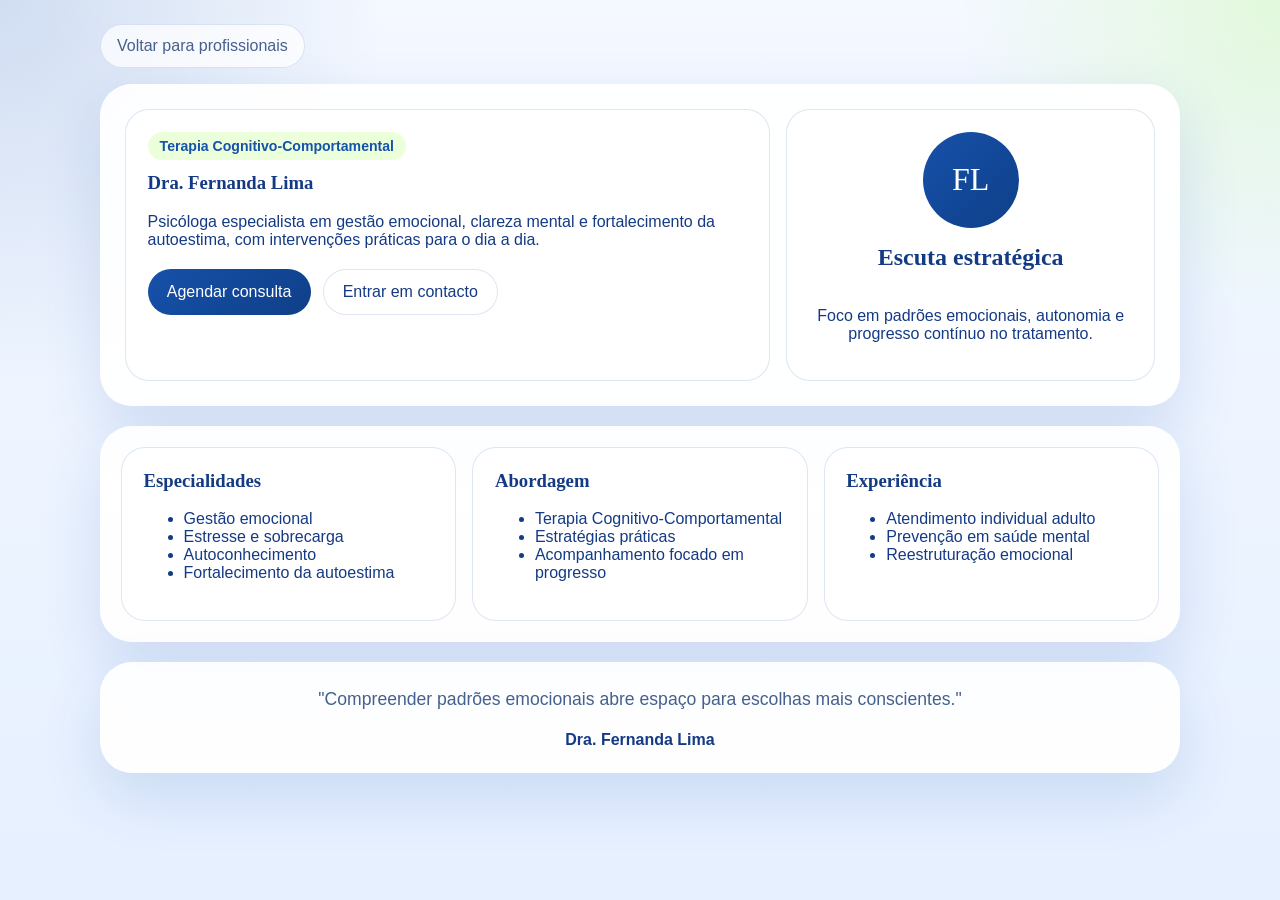
<file: fernanda.html>
<!doctype html>
<html lang="pt-BR">
<head>
  <meta charset="utf-8" />
  <meta name="viewport" content="width=device-width, initial-scale=1" />
  <title>Dra. Fernanda Lima | Nutrimente</title>
  <meta name="description" content="Perfil profissional da Dra. Fernanda Lima na Nutrimente." />
  <link rel="stylesheet" href="css/profissionais.css" />
</head>
<body>
  <main class="page">
    <a class="back-link" href="index.html#profissionais">Voltar para profissionais</a>
    <section class="hero">
      <article class="hero-card">
        <span class="badge">Terapia Cognitivo-Comportamental</span>
        <h1>Dra. Fernanda Lima</h1>
        <p>Psicóloga especialista em gestão emocional, clareza mental e fortalecimento da autoestima, com intervenções práticas para o dia a dia.</p>
        <div class="cta-row">
          <a class="btn btn-primary" href="index.html#agenda">Agendar consulta</a>
          <a class="btn btn-secondary" href="mailto:contato@nutrimente.com.br?subject=Consulta%20com%20Dra.%20Fernanda%20Lima">Entrar em contacto</a>
        </div>
      </article>
      <aside class="hero-card portrait-card">
        <div class="avatar">FL</div>
        <h2>Escuta estratégica</h2>
        <p>Foco em padrões emocionais, autonomia e progresso contínuo no tratamento.</p>
      </aside>
    </section>
    <section class="grid">
      <article class="info-card"><h3>Especialidades</h3><ul><li>Gestão emocional</li><li>Estresse e sobrecarga</li><li>Autoconhecimento</li><li>Fortalecimento da autoestima</li></ul></article>
      <article class="info-card"><h3>Abordagem</h3><ul><li>Terapia Cognitivo-Comportamental</li><li>Estratégias práticas</li><li>Acompanhamento focado em progresso</li></ul></article>
      <article class="info-card"><h3>Experiência</h3><ul><li>Atendimento individual adulto</li><li>Prevenção em saúde mental</li><li>Reestruturação emocional</li></ul></article>
    </section>
    <section class="quote"><p>"Compreender padrões emocionais abre espaço para escolhas mais conscientes."</p><strong>Dra. Fernanda Lima</strong></section>
  </main>
</body>
</html>
</file>
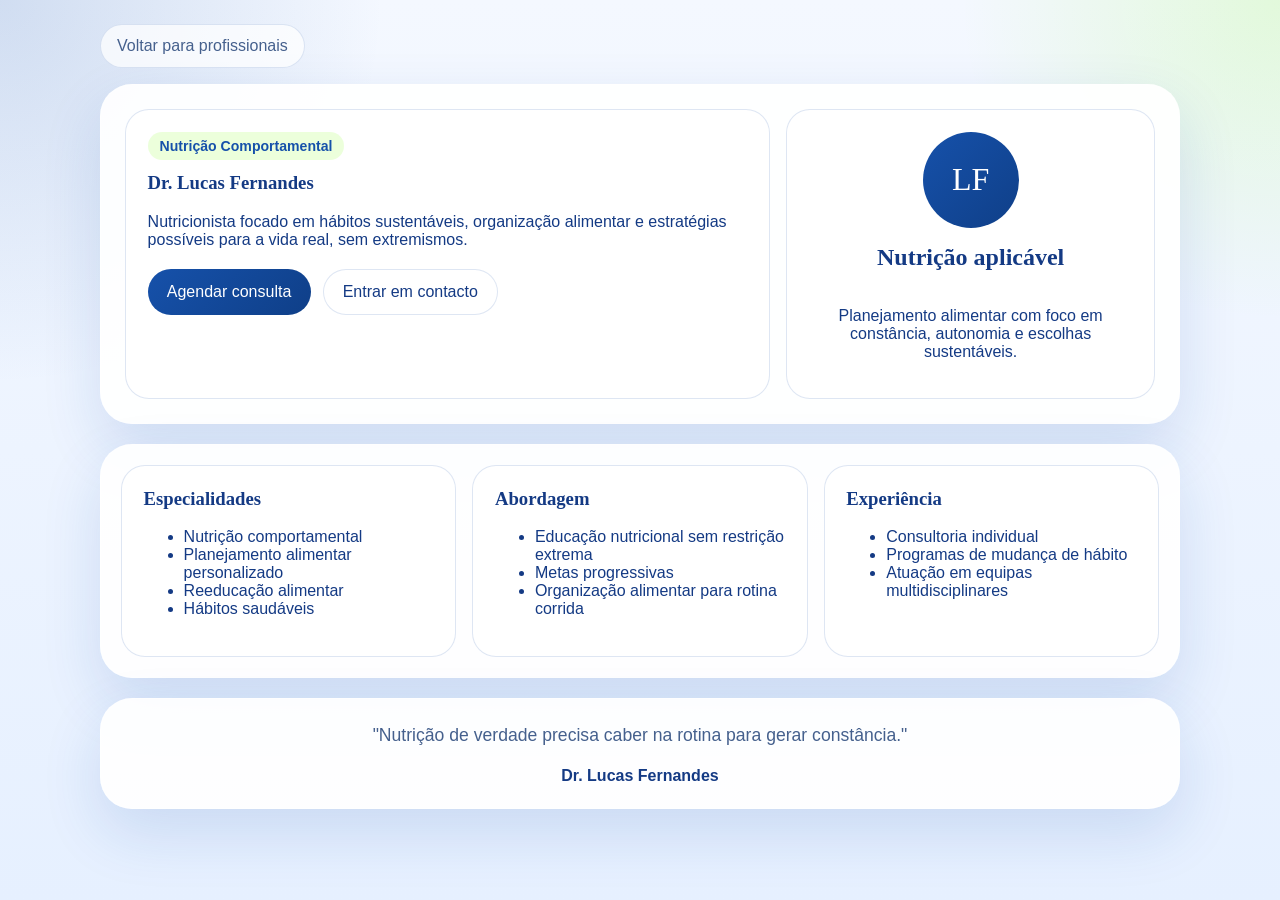
<file: lucas.html>
<!doctype html>
<html lang="pt-BR">
<head>
  <meta charset="utf-8" />
  <meta name="viewport" content="width=device-width, initial-scale=1" />
  <title>Dr. Lucas Fernandes | Nutrimente</title>
  <meta name="description" content="Perfil profissional do Dr. Lucas Fernandes na Nutrimente." />
  <link rel="stylesheet" href="css/profissionais.css" />
</head>
<body>
  <main class="page">
    <a class="back-link" href="index.html#profissionais">Voltar para profissionais</a>
    <section class="hero">
      <article class="hero-card">
        <span class="badge">Nutrição Comportamental</span>
        <h1>Dr. Lucas Fernandes</h1>
        <p>Nutricionista focado em hábitos sustentáveis, organização alimentar e estratégias possíveis para a vida real, sem extremismos.</p>
        <div class="cta-row">
          <a class="btn btn-primary" href="index.html#agenda">Agendar consulta</a>
          <a class="btn btn-secondary" href="mailto:contato@nutrimente.com.br?subject=Consulta%20com%20Dr.%20Lucas%20Fernandes">Entrar em contacto</a>
        </div>
      </article>
      <aside class="hero-card portrait-card">
        <div class="avatar">LF</div>
        <h2>Nutrição aplicável</h2>
        <p>Planejamento alimentar com foco em constância, autonomia e escolhas sustentáveis.</p>
      </aside>
    </section>
    <section class="grid">
      <article class="info-card"><h3>Especialidades</h3><ul><li>Nutrição comportamental</li><li>Planejamento alimentar personalizado</li><li>Reeducação alimentar</li><li>Hábitos saudáveis</li></ul></article>
      <article class="info-card"><h3>Abordagem</h3><ul><li>Educação nutricional sem restrição extrema</li><li>Metas progressivas</li><li>Organização alimentar para rotina corrida</li></ul></article>
      <article class="info-card"><h3>Experiência</h3><ul><li>Consultoria individual</li><li>Programas de mudança de hábito</li><li>Atuação em equipas multidisciplinares</li></ul></article>
    </section>
    <section class="quote"><p>"Nutrição de verdade precisa caber na rotina para gerar constância."</p><strong>Dr. Lucas Fernandes</strong></section>
  </main>
</body>
</html>
</file>
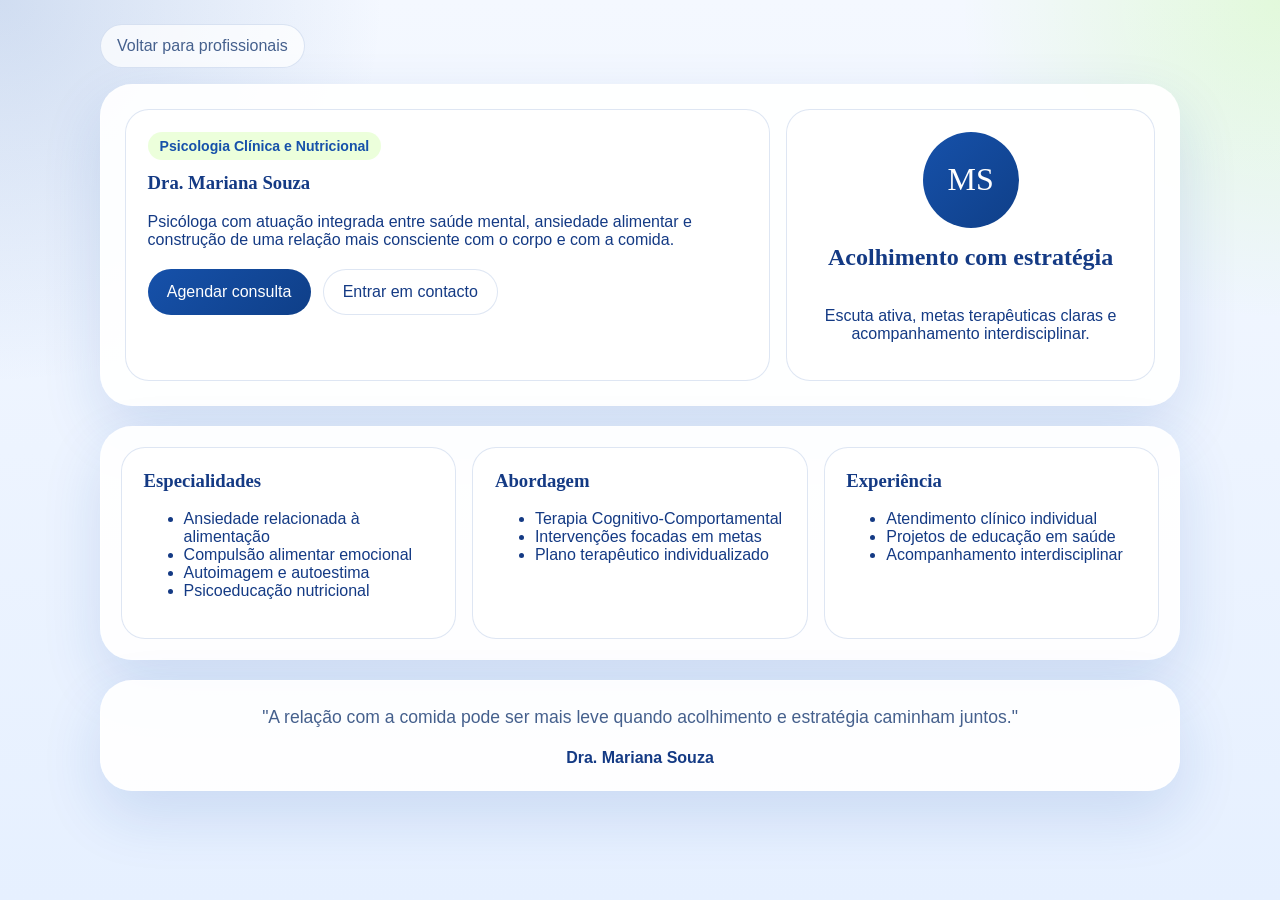
<file: mariana.html>
<!doctype html>
<html lang="pt-BR">
<head>
  <meta charset="utf-8" />
  <meta name="viewport" content="width=device-width, initial-scale=1" />
  <title>Dra. Mariana Souza | Nutrimente</title>
  <meta name="description" content="Perfil profissional da Dra. Mariana Souza na Nutrimente." />
  <link rel="stylesheet" href="css/profissionais.css" />
</head>
<body>
  <main class="page">
    <a class="back-link" href="index.html#profissionais">Voltar para profissionais</a>
    <section class="hero">
      <article class="hero-card">
        <span class="badge">Psicologia Clínica e Nutricional</span>
        <h1>Dra. Mariana Souza</h1>
        <p>Psicóloga com atuação integrada entre saúde mental, ansiedade alimentar e construção de uma relação mais consciente com o corpo e com a comida.</p>
        <div class="cta-row">
          <a class="btn btn-primary" href="index.html#agenda">Agendar consulta</a>
          <a class="btn btn-secondary" href="mailto:contato@nutrimente.com.br?subject=Consulta%20com%20Dra.%20Mariana%20Souza">Entrar em contacto</a>
        </div>
      </article>
      <aside class="hero-card portrait-card">
        <div class="avatar">MS</div>
        <h2>Acolhimento com estratégia</h2>
        <p>Escuta ativa, metas terapêuticas claras e acompanhamento interdisciplinar.</p>
      </aside>
    </section>
    <section class="grid">
      <article class="info-card"><h3>Especialidades</h3><ul><li>Ansiedade relacionada à alimentação</li><li>Compulsão alimentar emocional</li><li>Autoimagem e autoestima</li><li>Psicoeducação nutricional</li></ul></article>
      <article class="info-card"><h3>Abordagem</h3><ul><li>Terapia Cognitivo-Comportamental</li><li>Intervenções focadas em metas</li><li>Plano terapêutico individualizado</li></ul></article>
      <article class="info-card"><h3>Experiência</h3><ul><li>Atendimento clínico individual</li><li>Projetos de educação em saúde</li><li>Acompanhamento interdisciplinar</li></ul></article>
    </section>
    <section class="quote"><p>"A relação com a comida pode ser mais leve quando acolhimento e estratégia caminham juntos."</p><strong>Dra. Mariana Souza</strong></section>
  </main>
</body>
</html>
</file>
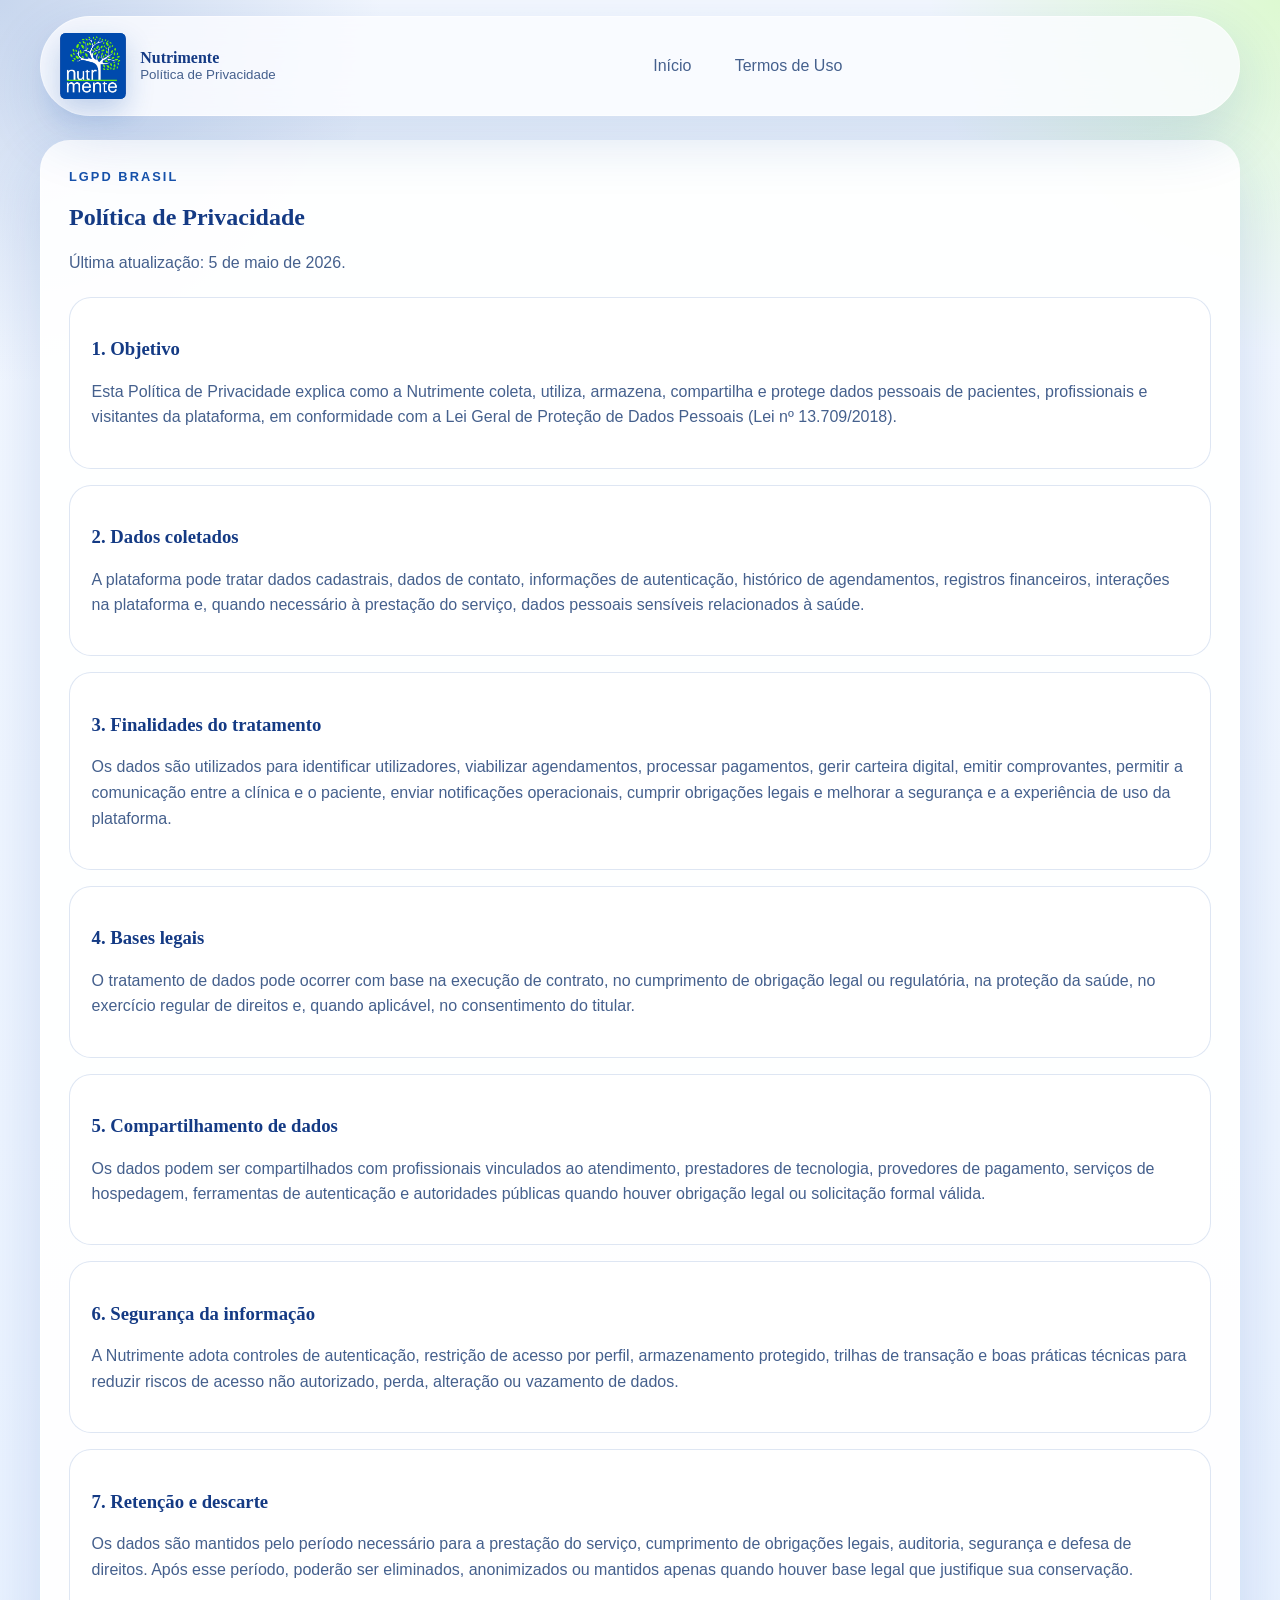
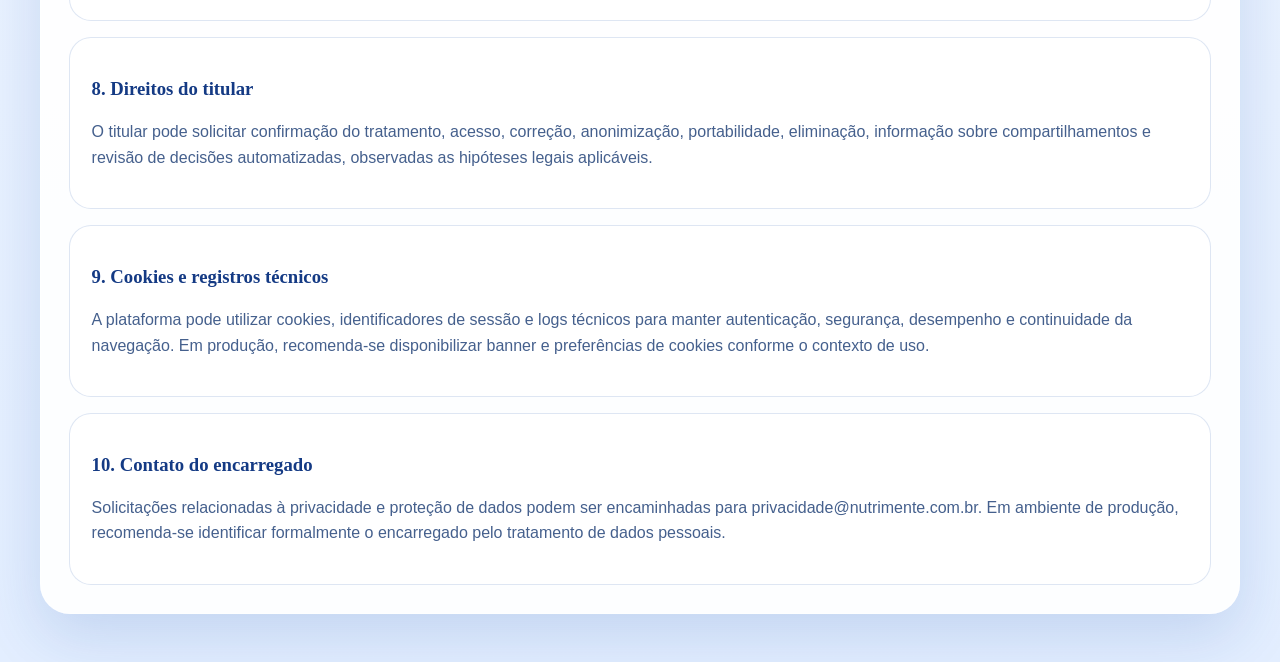
<file: politica-de-privacidade.html>
<!doctype html>
<html lang="pt-BR">
<head>
  <meta charset="utf-8" />
  <meta name="viewport" content="width=device-width, initial-scale=1" />
  <title>Política de Privacidade | Nutrimente</title>
  <meta name="description" content="Política de Privacidade da Nutrimente, com diretrizes de tratamento de dados pessoais e sensíveis em conformidade com a LGPD no Brasil." />
  <meta name="keywords" content="política de privacidade, LGPD, dados sensíveis, saúde mental, nutrição, Nutrimente" />
  <meta name="robots" content="index, follow" />
  <link rel="canonical" href="https://www.nutrimente.com.br/politica-de-privacidade.html" />
  <link rel="icon" type="image/png" href="img/logo-nutrimente.png" />
  <link rel="apple-touch-icon" href="img/logo-nutrimente.png" />
  <link rel="stylesheet" href="css/styles.css" />
</head>
<body>
  <div class="page-shell">
    <header class="site-header">
      <a class="brand" href="/">
        <img class="brand-logo" src="img/logo-nutrimente.png" alt="Logo da Nutrimente" />
        <span>
          <strong>Nutrimente</strong>
          <small>Política de Privacidade</small>
        </span>
      </a>
      <nav class="site-nav" aria-label="Navegação da política">
        <a href="/">Início</a>
        <a href="/termos-de-uso.html">Termos de Uso</a>
      </nav>
    </header>

    <main>
      <section class="content-section">
        <div class="section-heading">
          <p class="eyebrow">LGPD Brasil</p>
          <h1>Política de Privacidade</h1>
          <p class="hero-text">Última atualização: 5 de maio de 2026.</p>
        </div>

        <div class="records-list">
          <article class="story-card">
            <h3>1. Objetivo</h3>
            <p>Esta Política de Privacidade explica como a Nutrimente coleta, utiliza, armazena, compartilha e protege dados pessoais de pacientes, profissionais e visitantes da plataforma, em conformidade com a Lei Geral de Proteção de Dados Pessoais (Lei nº 13.709/2018).</p>
          </article>

          <article class="story-card">
            <h3>2. Dados coletados</h3>
            <p>A plataforma pode tratar dados cadastrais, dados de contato, informações de autenticação, histórico de agendamentos, registros financeiros, interações na plataforma e, quando necessário à prestação do serviço, dados pessoais sensíveis relacionados à saúde.</p>
          </article>

          <article class="story-card">
            <h3>3. Finalidades do tratamento</h3>
            <p>Os dados são utilizados para identificar utilizadores, viabilizar agendamentos, processar pagamentos, gerir carteira digital, emitir comprovantes, permitir a comunicação entre a clínica e o paciente, enviar notificações operacionais, cumprir obrigações legais e melhorar a segurança e a experiência de uso da plataforma.</p>
          </article>

          <article class="story-card">
            <h3>4. Bases legais</h3>
            <p>O tratamento de dados pode ocorrer com base na execução de contrato, no cumprimento de obrigação legal ou regulatória, na proteção da saúde, no exercício regular de direitos e, quando aplicável, no consentimento do titular.</p>
          </article>

          <article class="story-card">
            <h3>5. Compartilhamento de dados</h3>
            <p>Os dados podem ser compartilhados com profissionais vinculados ao atendimento, prestadores de tecnologia, provedores de pagamento, serviços de hospedagem, ferramentas de autenticação e autoridades públicas quando houver obrigação legal ou solicitação formal válida.</p>
          </article>

          <article class="story-card">
            <h3>6. Segurança da informação</h3>
            <p>A Nutrimente adota controles de autenticação, restrição de acesso por perfil, armazenamento protegido, trilhas de transação e boas práticas técnicas para reduzir riscos de acesso não autorizado, perda, alteração ou vazamento de dados.</p>
          </article>

          <article class="story-card">
            <h3>7. Retenção e descarte</h3>
            <p>Os dados são mantidos pelo período necessário para a prestação do serviço, cumprimento de obrigações legais, auditoria, segurança e defesa de direitos. Após esse período, poderão ser eliminados, anonimizados ou mantidos apenas quando houver base legal que justifique sua conservação.</p>
          </article>

          <article class="story-card">
            <h3>8. Direitos do titular</h3>
            <p>O titular pode solicitar confirmação do tratamento, acesso, correção, anonimização, portabilidade, eliminação, informação sobre compartilhamentos e revisão de decisões automatizadas, observadas as hipóteses legais aplicáveis.</p>
          </article>

          <article class="story-card">
            <h3>9. Cookies e registros técnicos</h3>
            <p>A plataforma pode utilizar cookies, identificadores de sessão e logs técnicos para manter autenticação, segurança, desempenho e continuidade da navegação. Em produção, recomenda-se disponibilizar banner e preferências de cookies conforme o contexto de uso.</p>
          </article>

          <article class="story-card">
            <h3>10. Contato do encarregado</h3>
            <p>Solicitações relacionadas à privacidade e proteção de dados podem ser encaminhadas para <a href="mailto:privacidade@nutrimente.com.br">privacidade@nutrimente.com.br</a>. Em ambiente de produção, recomenda-se identificar formalmente o encarregado pelo tratamento de dados pessoais.</p>
          </article>
        </div>
      </section>
    </main>
  </div>
</body>
</html>
</file>
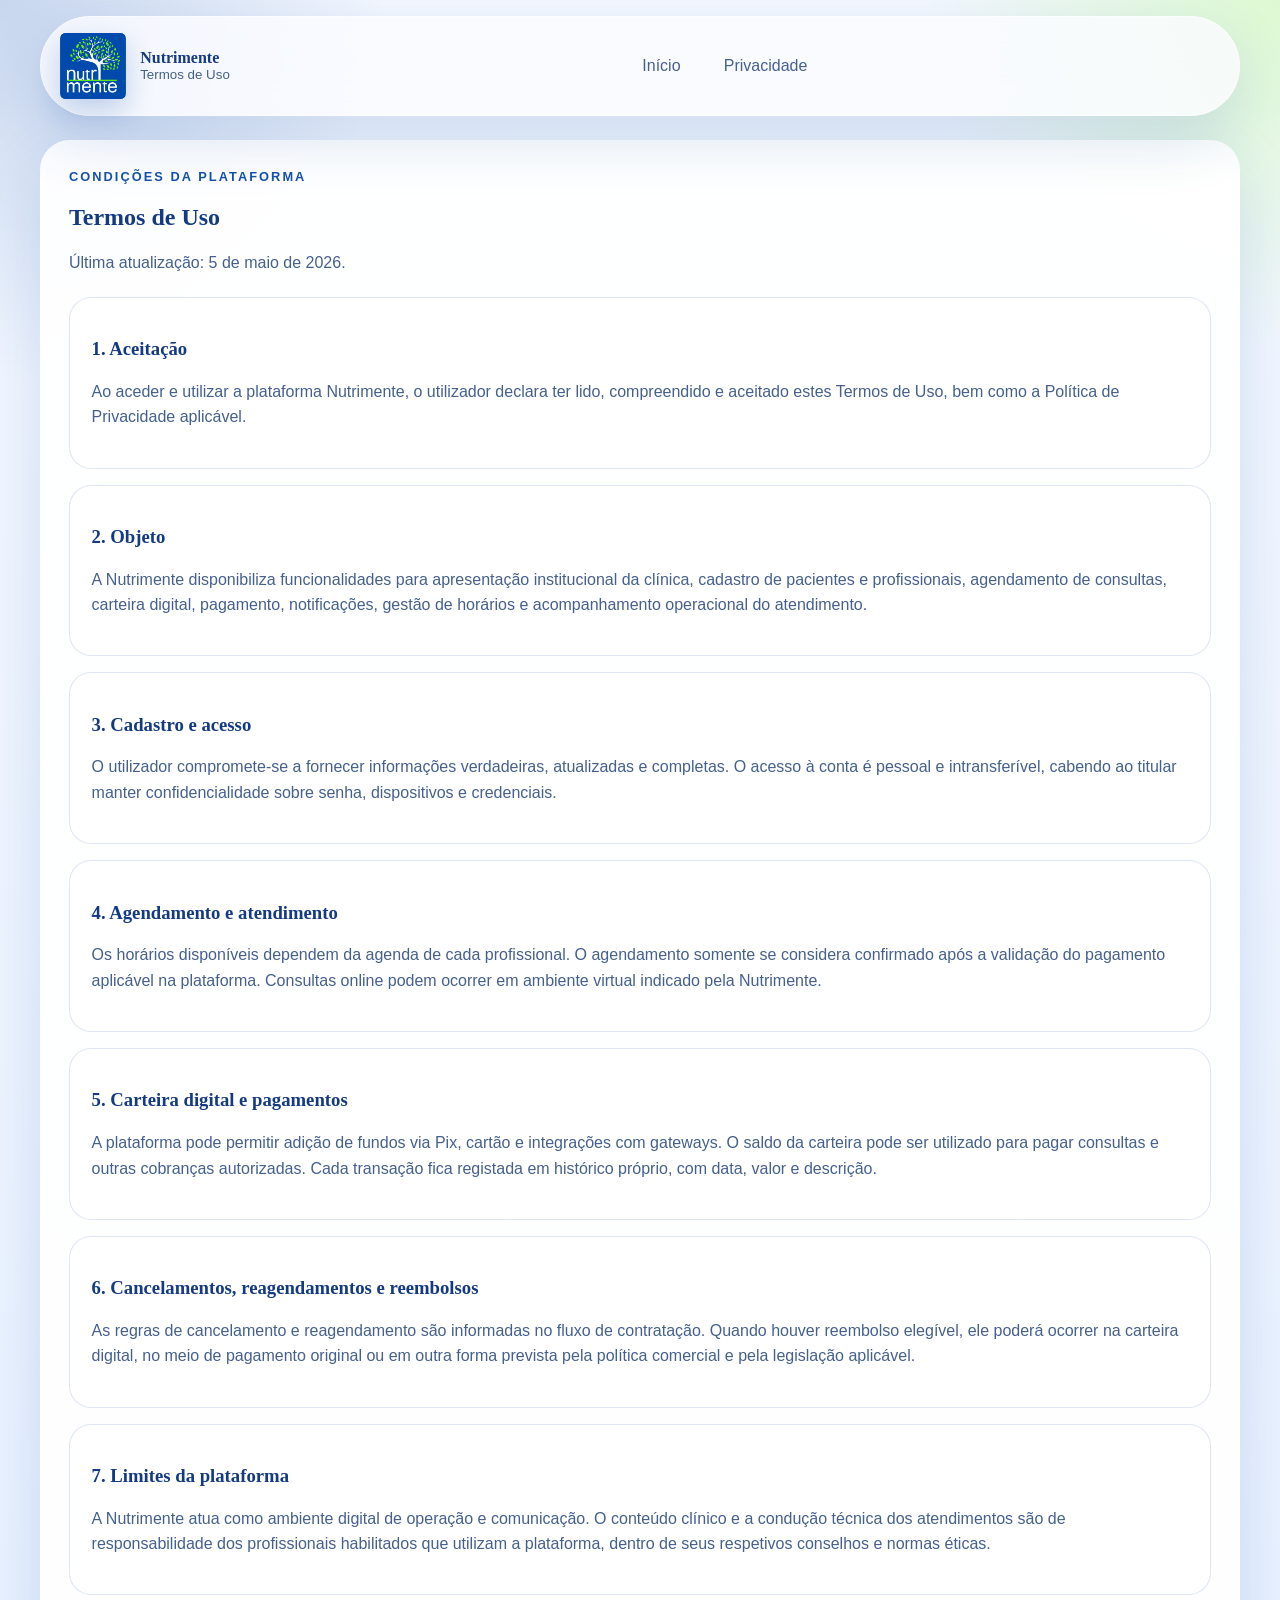
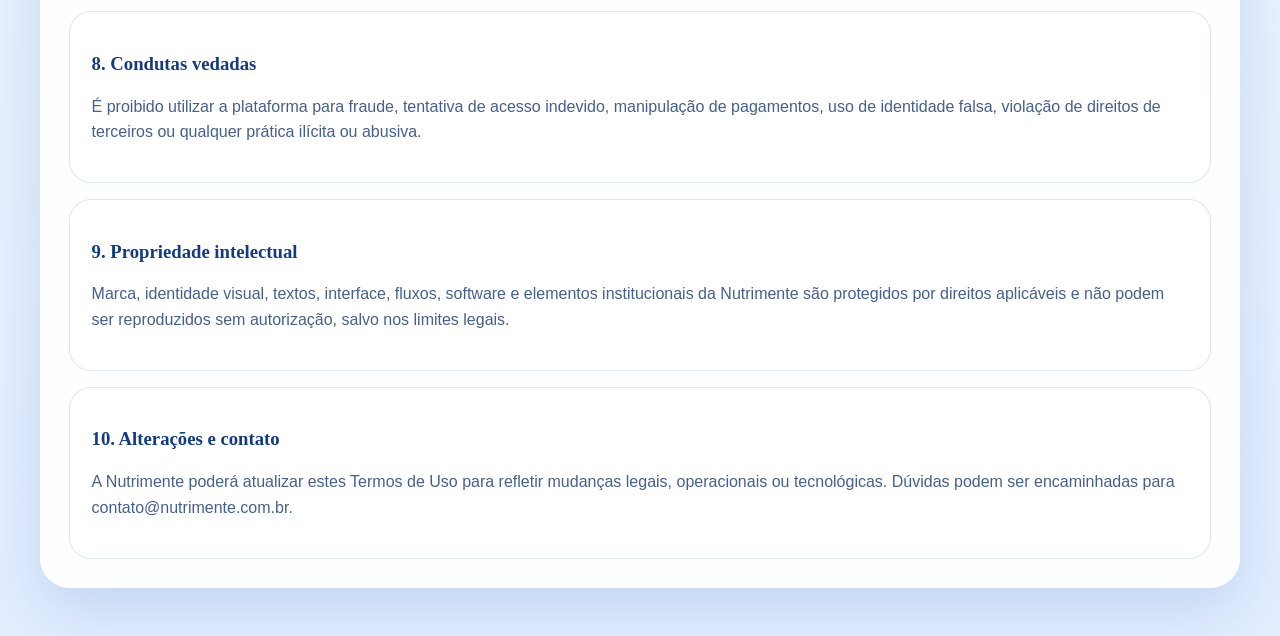
<file: termos-de-uso.html>
<!doctype html>
<html lang="pt-BR">
<head>
  <meta charset="utf-8" />
  <meta name="viewport" content="width=device-width, initial-scale=1" />
  <title>Termos de Uso | Nutrimente</title>
  <meta name="description" content="Termos de Uso da plataforma Nutrimente para agendamento, atendimento, pagamentos, carteira digital e utilização dos serviços de saúde e alimentação." />
  <meta name="keywords" content="termos de uso, agendamento online, carteira digital, consultas, Nutrimente" />
  <meta name="robots" content="index, follow" />
  <link rel="canonical" href="https://www.nutrimente.com.br/termos-de-uso.html" />
  <link rel="icon" type="image/png" href="img/logo-nutrimente.png" />
  <link rel="apple-touch-icon" href="img/logo-nutrimente.png" />
  <link rel="stylesheet" href="css/styles.css" />
</head>
<body>
  <div class="page-shell">
    <header class="site-header">
      <a class="brand" href="/">
        <img class="brand-logo" src="img/logo-nutrimente.png" alt="Logo da Nutrimente" />
        <span>
          <strong>Nutrimente</strong>
          <small>Termos de Uso</small>
        </span>
      </a>
      <nav class="site-nav" aria-label="Navegação dos termos">
        <a href="/">Início</a>
        <a href="/politica-de-privacidade.html">Privacidade</a>
      </nav>
    </header>

    <main>
      <section class="content-section">
        <div class="section-heading">
          <p class="eyebrow">Condições da plataforma</p>
          <h1>Termos de Uso</h1>
          <p class="hero-text">Última atualização: 5 de maio de 2026.</p>
        </div>

        <div class="records-list">
          <article class="story-card">
            <h3>1. Aceitação</h3>
            <p>Ao aceder e utilizar a plataforma Nutrimente, o utilizador declara ter lido, compreendido e aceitado estes Termos de Uso, bem como a Política de Privacidade aplicável.</p>
          </article>

          <article class="story-card">
            <h3>2. Objeto</h3>
            <p>A Nutrimente disponibiliza funcionalidades para apresentação institucional da clínica, cadastro de pacientes e profissionais, agendamento de consultas, carteira digital, pagamento, notificações, gestão de horários e acompanhamento operacional do atendimento.</p>
          </article>

          <article class="story-card">
            <h3>3. Cadastro e acesso</h3>
            <p>O utilizador compromete-se a fornecer informações verdadeiras, atualizadas e completas. O acesso à conta é pessoal e intransferível, cabendo ao titular manter confidencialidade sobre senha, dispositivos e credenciais.</p>
          </article>

          <article class="story-card">
            <h3>4. Agendamento e atendimento</h3>
            <p>Os horários disponíveis dependem da agenda de cada profissional. O agendamento somente se considera confirmado após a validação do pagamento aplicável na plataforma. Consultas online podem ocorrer em ambiente virtual indicado pela Nutrimente.</p>
          </article>

          <article class="story-card">
            <h3>5. Carteira digital e pagamentos</h3>
            <p>A plataforma pode permitir adição de fundos via Pix, cartão e integrações com gateways. O saldo da carteira pode ser utilizado para pagar consultas e outras cobranças autorizadas. Cada transação fica registada em histórico próprio, com data, valor e descrição.</p>
          </article>

          <article class="story-card">
            <h3>6. Cancelamentos, reagendamentos e reembolsos</h3>
            <p>As regras de cancelamento e reagendamento são informadas no fluxo de contratação. Quando houver reembolso elegível, ele poderá ocorrer na carteira digital, no meio de pagamento original ou em outra forma prevista pela política comercial e pela legislação aplicável.</p>
          </article>

          <article class="story-card">
            <h3>7. Limites da plataforma</h3>
            <p>A Nutrimente atua como ambiente digital de operação e comunicação. O conteúdo clínico e a condução técnica dos atendimentos são de responsabilidade dos profissionais habilitados que utilizam a plataforma, dentro de seus respetivos conselhos e normas éticas.</p>
          </article>

          <article class="story-card">
            <h3>8. Condutas vedadas</h3>
            <p>É proibido utilizar a plataforma para fraude, tentativa de acesso indevido, manipulação de pagamentos, uso de identidade falsa, violação de direitos de terceiros ou qualquer prática ilícita ou abusiva.</p>
          </article>

          <article class="story-card">
            <h3>9. Propriedade intelectual</h3>
            <p>Marca, identidade visual, textos, interface, fluxos, software e elementos institucionais da Nutrimente são protegidos por direitos aplicáveis e não podem ser reproduzidos sem autorização, salvo nos limites legais.</p>
          </article>

          <article class="story-card">
            <h3>10. Alterações e contato</h3>
            <p>A Nutrimente poderá atualizar estes Termos de Uso para refletir mudanças legais, operacionais ou tecnológicas. Dúvidas podem ser encaminhadas para <a href="mailto:contato@nutrimente.com.br">contato@nutrimente.com.br</a>.</p>
          </article>
        </div>
      </section>
    </main>
  </div>
</body>
</html>
</file>
<file: css/profissionais.css>
:root {
  --surface: rgba(255, 255, 255, 0.92);
  --line: rgba(22, 81, 170, 0.14);
  --text: #143a84;
  --muted: #45608d;
  --brand: #1651aa;
  --accent: #76ff03;
  --shadow: 0 24px 60px rgba(22, 81, 170, 0.14);
  --radius-lg: 24px;
  --radius-md: 18px;
  --font-display: Georgia, "Times New Roman", serif;
  --font-body: "Segoe UI", Tahoma, Geneva, Verdana, sans-serif;
}

* { box-sizing: border-box; }
body {
  margin: 0;
  min-height: 100vh;
  color: var(--text);
  font-family: var(--font-body);
  background:
    radial-gradient(circle at top left, rgba(22, 81, 170, 0.16), transparent 24rem),
    radial-gradient(circle at top right, rgba(118, 255, 3, 0.14), transparent 20rem),
    linear-gradient(180deg, #f4f8ff 0%, #e6f0ff 100%);
}
.page { width: min(1080px, calc(100% - 2rem)); margin: 0 auto; padding: 1.5rem 0 3rem; }
.back-link {
  display: inline-flex;
  margin-bottom: 1rem;
  padding: 0.75rem 1rem;
  border-radius: 999px;
  border: 1px solid var(--line);
  background: rgba(255, 255, 255, 0.72);
  color: var(--muted);
  text-decoration: none;
}
.hero, .grid, .quote {
  border: 1px solid rgba(255, 255, 255, 0.45);
  background: var(--surface);
  box-shadow: var(--shadow);
}
.hero {
  display: grid;
  grid-template-columns: 1.4fr 0.8fr;
  gap: 1rem;
  padding: 1.5rem;
  border-radius: 2rem;
}
.hero-card, .info-card {
  padding: 1.35rem;
  border-radius: var(--radius-lg);
  border: 1px solid var(--line);
  background: rgba(255, 255, 255, 0.72);
}
.hero-card h1, .hero-card h2, .info-card h3 { margin-top: 0; font-family: var(--font-display); }
.badge {
  display: inline-flex;
  margin-bottom: 0.75rem;
  padding: 0.4rem 0.75rem;
  border-radius: 999px;
  background: rgba(118, 255, 3, 0.14);
  color: var(--brand);
  font-size: 0.88rem;
  font-weight: 700;
}
.cta-row { display: flex; gap: 0.75rem; flex-wrap: wrap; margin-top: 1.25rem; }
.btn {
  display: inline-flex;
  align-items: center;
  justify-content: center;
  min-height: 2.9rem;
  padding: 0.8rem 1.2rem;
  border-radius: 999px;
  text-decoration: none;
}
.btn-primary { background: linear-gradient(135deg, var(--brand) 0%, #0f3f88 100%); color: #fff; }
.btn-secondary { border: 1px solid var(--line); background: #fff; color: var(--text); }
.portrait-card { display: grid; place-content: center; text-align: center; }
.avatar {
  display: grid;
  place-items: center;
  width: 6rem;
  height: 6rem;
  margin: 0 auto 1rem;
  border-radius: 50%;
  background: linear-gradient(135deg, var(--brand) 0%, #0f3f88 100%);
  color: #fff;
  font-family: var(--font-display);
  font-size: 2rem;
}
.grid {
  display: grid;
  grid-template-columns: repeat(3, minmax(0, 1fr));
  gap: 1rem;
  margin-top: 1.25rem;
  padding: 1.25rem;
  border-radius: 2rem;
}
.quote { margin-top: 1.25rem; padding: 1.4rem; border-radius: 2rem; text-align: center; }
.quote p { margin-top: 0; color: var(--muted); font-size: 1.1rem; line-height: 1.6; }

@media (max-width: 860px) {
  .hero, .grid { grid-template-columns: 1fr; }
  .page { width: min(100%, calc(100% - 1rem)); }
}
</file>
<file: css/styles.css>
:root {
  --bg: #eef4ff;
  --surface: rgba(255, 255, 255, 0.92);
  --surface-strong: #ffffff;
  --line: rgba(22, 81, 170, 0.14);
  --text: #143a84;
  --muted: #45608d;
  --brand: #1651aa;
  --brand-deep: #0f3f88;
  --accent: #76ff03;
  --accent-soft: rgba(118, 255, 3, 0.16);
  --danger: #c84444;
  --shadow: 0 22px 60px rgba(22, 81, 170, 0.16);
  --radius-xl: 30px;
  --radius-lg: 22px;
  --radius-md: 16px;
  --radius-sm: 12px;
  --font-display: Georgia, "Times New Roman", serif;
  --font-body: "Segoe UI", Tahoma, Geneva, Verdana, sans-serif;
}

* { box-sizing: border-box; }
html { scroll-behavior: smooth; }
body {
  margin: 0;
  min-height: 100vh;
  color: var(--text);
  font-family: var(--font-body);
  background:
    radial-gradient(circle at top left, rgba(22, 81, 170, 0.2), transparent 24rem),
    radial-gradient(circle at top right, rgba(118, 255, 3, 0.18), transparent 22rem),
    linear-gradient(180deg, #f4f8ff 0%, #edf4ff 50%, #e3eeff 100%);
}

a, button, input, select, textarea { font: inherit; }
button { cursor: pointer; }
a { color: inherit; text-decoration: none; }
input, select, textarea {
  width: 100%;
  padding: 0.95rem 1rem;
  border: 1px solid var(--line);
  border-radius: var(--radius-sm);
  background: #fff;
  color: var(--text);
}
textarea {
  resize: vertical;
  min-height: 3.2rem;
}
input:focus-visible, select:focus-visible, textarea:focus-visible, button:focus-visible, a:focus-visible {
  outline: 3px solid rgba(47, 107, 92, 0.28);
  outline-offset: 2px;
}
.hidden { display: none !important; }
.page-shell {
  width: min(1200px, calc(100% - 2rem));
  margin: 0 auto;
  padding-bottom: 3rem;
}

.site-header {
  position: sticky;
  top: 1rem;
  z-index: 20;
  margin-top: 1rem;
  display: grid;
  grid-template-columns: auto 1fr auto;
  align-items: center;
  gap: 1rem;
  padding: 1rem 1.2rem;
  border: 1px solid rgba(255, 255, 255, 0.5);
  border-radius: 999px;
  background: rgba(250, 252, 255, 0.82);
  backdrop-filter: blur(18px);
  box-shadow: var(--shadow);
}

.brand { display: inline-flex; align-items: center; gap: 0.9rem; }
.brand-logo {
  width: 4.1rem;
  height: 4.1rem;
  object-fit: contain;
  border-radius: 0.35rem;
  background: #1651aa;
  box-shadow: 0 12px 28px rgba(22, 81, 170, 0.24);
}
.brand strong, h1, h2, h3 { font-family: var(--font-display); }
.brand span { display: flex; flex-direction: column; }
.brand small { color: var(--muted); }
.site-nav { display: flex; justify-content: center; gap: 1rem; flex-wrap: wrap; }
.site-nav a { padding: 0.45rem 0.85rem; border-radius: 999px; color: var(--muted); }
.site-nav a:hover { background: rgba(22, 81, 170, 0.08); color: var(--brand-deep); }
.header-actions { display: flex; gap: 0.75rem; align-items: center; }

.primary-btn, .secondary-btn, .ghost-btn, .action-btn {
  display: inline-flex;
  align-items: center;
  justify-content: center;
  min-height: 2.9rem;
  padding: 0.8rem 1.25rem;
  border-radius: 999px;
  border: none;
  transition: transform 160ms ease, box-shadow 160ms ease, background 160ms ease, color 160ms ease;
}
.primary-btn {
  background: linear-gradient(135deg, var(--brand) 0%, var(--brand-deep) 100%);
  color: #fff;
  box-shadow: 0 16px 28px rgba(22, 81, 170, 0.24);
}
.secondary-btn, .ghost-btn { background: rgba(255, 255, 255, 0.72); color: var(--text); border: 1px solid var(--line); }
.primary-btn:hover, .secondary-btn:hover, .ghost-btn:hover, .slot-btn:hover:not(:disabled), .action-btn:hover { transform: translateY(-2px); }

.hero-section, .content-section, .contact-card {
  border: 1px solid rgba(255, 255, 255, 0.42);
  background: var(--surface);
  box-shadow: var(--shadow);
}
.hero-section {
  display: grid;
  grid-template-columns: 1.45fr 0.95fr;
  gap: 1.5rem;
  margin-top: 1.5rem;
  padding: 2rem;
  border-radius: var(--radius-xl);
}
.hero-copy h1 { margin: 0 0 1rem; font-size: clamp(2.5rem, 5vw, 4.8rem); line-height: 0.95; }
.hero-text, .story-card p, .service-card p, .professional-card p, .booking-summary p, .contact-card p, .appointment-card p {
  color: var(--muted);
  line-height: 1.6;
}
.eyebrow, .panel-label, .summary-label {
  margin: 0 0 0.75rem;
  color: var(--brand);
  font-size: 0.8rem;
  font-weight: 700;
  letter-spacing: 0.16em;
  text-transform: uppercase;
}
.hero-actions, .contact-actions, .appointment-actions { display: flex; gap: 0.85rem; flex-wrap: wrap; }
.trust-inline {
  display: flex;
  flex-wrap: wrap;
  gap: 0.65rem;
  margin-top: 1rem;
}
.trust-badge {
  display: inline-flex;
  align-items: center;
  min-height: 2.3rem;
  padding: 0.45rem 0.85rem;
  border-radius: 999px;
  background: rgba(255, 255, 255, 0.78);
  border: 1px solid rgba(22, 81, 170, 0.12);
  color: var(--brand-deep);
  font-size: 0.88rem;
  font-weight: 700;
}
.hero-metrics {
  display: grid;
  grid-template-columns: repeat(3, minmax(0, 1fr));
  gap: 1rem;
  margin-top: 2rem;
}
.hero-metrics article, .story-card, .service-card, .professional-card, .booking-summary, .booking-form, .appointment-card, .empty-card, .contact-card, .hero-panel {
  border-radius: var(--radius-lg);
}
.hero-metrics article, .story-card, .service-card, .professional-card, .appointment-card, .empty-card {
  padding: 1.35rem;
  border: 1px solid var(--line);
  background: rgba(255, 255, 255, 0.74);
}
.hero-metrics strong { display: block; margin-bottom: 0.35rem; font-size: 1.9rem; color: var(--brand-deep); }
.hero-panel {
  padding: 1.5rem;
  background: linear-gradient(180deg, rgba(22, 81, 170, 0.08) 0%, rgba(255, 255, 255, 0.92) 65%, rgba(118, 255, 3, 0.08) 100%);
  border: 1px solid rgba(22, 81, 170, 0.16);
}
.journey-list { margin: 0; padding-left: 1.25rem; line-height: 1.8; }
.status-card {
  display: flex;
  gap: 0.9rem;
  align-items: flex-start;
  margin-top: 1.5rem;
  padding: 1rem;
  border-radius: var(--radius-md);
  background: rgba(255, 255, 255, 0.78);
  border: 1px solid rgba(22, 81, 170, 0.18);
}
.status-dot {
  width: 0.8rem;
  height: 0.8rem;
  margin-top: 0.35rem;
  border-radius: 50%;
  background: var(--accent);
  box-shadow: 0 0 0 0.45rem rgba(118, 255, 3, 0.18);
}
.trust-band {
  display: grid;
  grid-template-columns: repeat(3, minmax(0, 1fr));
  gap: 1rem;
  margin-top: 1.2rem;
}
.trust-band article {
  padding: 1rem 1.15rem;
  border-radius: var(--radius-lg);
  border: 1px solid rgba(22, 81, 170, 0.12);
  background: rgba(255, 255, 255, 0.72);
  box-shadow: 0 14px 34px rgba(22, 81, 170, 0.08);
}
.trust-band strong {
  display: block;
  margin-bottom: 0.35rem;
  color: var(--brand-deep);
}
.trust-band span {
  color: var(--muted);
  line-height: 1.5;
}

.content-section {
  margin-top: 1.5rem;
  padding: 1.75rem;
  border-radius: var(--radius-xl);
}
.section-heading { max-width: 48rem; margin-bottom: 1.3rem; }
.section-heading h2 { margin: 0; font-size: clamp(1.8rem, 3vw, 2.6rem); }
.story-grid, .services-grid, .professionals-grid, .appointments-list, .notifications-list, .records-list { display: grid; gap: 1rem; }
.story-grid, .services-grid { grid-template-columns: repeat(3, minmax(0, 1fr)); }
.about-layout, .process-grid, .payment-grid, .legal-grid, .footer-grid {
  display: grid;
  gap: 1rem;
}
.about-layout, .payment-grid, .footer-grid { grid-template-columns: repeat(2, minmax(0, 1fr)); }
.process-grid, .legal-grid { grid-template-columns: repeat(3, minmax(0, 1fr)); }
.professionals-grid { grid-template-columns: repeat(auto-fit, minmax(250px, 1fr)); }
.appointments-list { grid-template-columns: repeat(auto-fit, minmax(280px, 1fr)); }
.notifications-list, .records-list { grid-template-columns: 1fr; }
.process-card {
  position: relative;
  padding: 1.4rem;
  border: 1px solid var(--line);
  border-radius: var(--radius-lg);
  background: linear-gradient(180deg, rgba(255, 255, 255, 0.86) 0%, rgba(232, 241, 255, 0.9) 100%);
}
.process-step {
  display: inline-flex;
  align-items: center;
  justify-content: center;
  width: 2.1rem;
  height: 2.1rem;
  margin-bottom: 0.8rem;
  border-radius: 50%;
  background: var(--brand);
  color: #fff;
  font-weight: 700;
}
.professional-card .card-top { display: flex; justify-content: space-between; gap: 1rem; align-items: flex-start; }
.chip {
  display: inline-flex;
  align-items: center;
  gap: 0.4rem;
  padding: 0.45rem 0.75rem;
  border-radius: 999px;
  background: var(--accent-soft);
  color: var(--brand-deep);
  font-size: 0.88rem;
  font-weight: 700;
}
.professional-meta, .appointment-tags { display: flex; flex-wrap: wrap; gap: 0.5rem; margin: 1rem 0; }
.card-link { display: inline-flex; margin-top: 1rem; color: var(--brand); font-weight: 700; }

.booking-layout { display: grid; grid-template-columns: 1.35fr 0.85fr; gap: 1rem; }
.booking-form, .booking-summary { padding: 1.4rem; border: 1px solid var(--line); background: rgba(255, 255, 255, 0.78); }
.professional-grid { display: grid; grid-template-columns: 1.15fr 0.85fr; gap: 1rem; margin-bottom: 1rem; }
.wallet-grid { display: grid; grid-template-columns: 0.95fr 1.05fr; gap: 1rem; margin-bottom: 1rem; }
.wallet-card {
  padding: 1.4rem;
  border: 1px solid var(--line);
  border-radius: var(--radius-lg);
  background: linear-gradient(180deg, rgba(22, 81, 170, 0.09) 0%, rgba(255, 255, 255, 0.94) 100%);
}
.wallet-balance-card {
  display: flex;
  flex-direction: column;
  gap: 0.85rem;
}
.wallet-balance-card strong {
  font-size: clamp(2rem, 4vw, 3rem);
  color: var(--brand-deep);
  line-height: 1;
}
.wallet-pills {
  display: flex;
  flex-wrap: wrap;
  gap: 0.5rem;
}
.wallet-preset-btn {
  min-height: 2.65rem;
}
.wallet-note, .summary-note {
  margin: 0.9rem 0 0;
  color: var(--muted);
  line-height: 1.6;
}
.summary-note.warning { color: var(--danger); font-weight: 700; }
.legal-note {
  margin-top: 1rem;
  padding: 1rem 1.15rem;
  border-radius: var(--radius-md);
  border: 1px solid rgba(22, 81, 170, 0.16);
  background: rgba(22, 81, 170, 0.06);
  color: var(--muted);
  line-height: 1.6;
}
.field-grid { display: grid; grid-template-columns: repeat(2, minmax(0, 1fr)); gap: 1rem; margin-bottom: 1rem; }
.field-label { display: block; margin-bottom: 0.75rem; font-weight: 700; }
.slots-grid { display: grid; grid-template-columns: repeat(3, minmax(0, 1fr)); gap: 0.75rem; margin-bottom: 1rem; }
.slot-btn {
  min-height: 3rem;
  padding: 0.75rem 0.85rem;
  border-radius: var(--radius-sm);
  border: 1px solid rgba(22, 81, 170, 0.2);
  background: #fff;
  color: var(--text);
}
.slot-btn.selected { background: var(--brand); color: #fff; border-color: var(--brand); }
.slot-btn:disabled { cursor: not-allowed; background: #dce6f8; color: rgba(20, 58, 132, 0.45); border-color: transparent; }
.summary-list, .detail-list { margin: 1rem 0 0; padding-left: 1.2rem; color: var(--muted); line-height: 1.7; }
.appointment-card { display: flex; flex-direction: column; gap: 0.8rem; }
.appointment-card h3 { margin: 0; }
.panel-toolbar { display: flex; gap: 0.75rem; flex-wrap: wrap; margin-bottom: 1rem; }
.notification-card, .record-card {
  padding: 1.2rem;
  border: 1px solid var(--line);
  border-radius: var(--radius-lg);
  background: rgba(255, 255, 255, 0.78);
}
.wallet-transaction {
  padding: 1.2rem;
  border: 1px solid var(--line);
  border-radius: var(--radius-lg);
  background: rgba(255, 255, 255, 0.82);
}
.wallet-transaction.credit { border-color: rgba(21, 123, 67, 0.18); }
.wallet-transaction.debit { border-color: rgba(200, 68, 68, 0.18); }
.wallet-amount {
  display: inline-flex;
  margin-top: 0.9rem;
  font-size: 1.05rem;
}
.wallet-transaction.credit .wallet-amount { color: #157b43; }
.wallet-transaction.debit .wallet-amount { color: var(--danger); }
.notification-card.unread {
  border-color: rgba(118, 255, 3, 0.45);
  box-shadow: inset 0 0 0 1px rgba(118, 255, 3, 0.28);
}
.notification-meta {
  display: flex;
  justify-content: space-between;
  gap: 1rem;
  align-items: center;
  margin-bottom: 0.5rem;
}
.availability-grid {
  display: grid;
  grid-template-columns: repeat(auto-fit, minmax(220px, 1fr));
  gap: 1rem;
  margin: 1rem 0 1.25rem;
}
.day-card {
  padding: 1rem;
  border: 1px solid var(--line);
  border-radius: var(--radius-md);
  background: rgba(255, 255, 255, 0.86);
}
.day-card h4 {
  margin-top: 0;
  margin-bottom: 0.75rem;
}
.day-slots {
  display: flex;
  flex-wrap: wrap;
  gap: 0.5rem;
}
.check-chip {
  position: relative;
}
.check-chip input {
  position: absolute;
  inset: 0;
  opacity: 0;
}
.check-chip span {
  display: inline-flex;
  padding: 0.55rem 0.75rem;
  border-radius: 999px;
  border: 1px solid var(--line);
  background: #fff;
  color: var(--muted);
}
.check-chip input:checked + span {
  background: var(--brand);
  border-color: var(--brand);
  color: #fff;
}
.record-card textarea {
  margin-top: 0.5rem;
}
.record-grid {
  display: grid;
  grid-template-columns: repeat(2, minmax(0, 1fr));
  gap: 1rem;
  margin-top: 0.75rem;
}
.action-btn.primary { background: var(--brand); color: #fff; }
.action-btn.danger { background: rgba(184, 64, 58, 0.12); color: var(--danger); }
.contact-card { display: flex; justify-content: space-between; gap: 1rem; align-items: center; padding: 1.5rem; }
.site-footer { margin-top: 1.5rem; text-align: center; color: var(--muted); }

.menu-toggle {
  display: none;
  border: 1px solid var(--line);
  border-radius: 999px;
  background: rgba(255, 255, 255, 0.78);
  padding: 0.75rem 1rem;
}
.modal {
  position: fixed;
  inset: 0;
  z-index: 40;
  display: grid;
  place-items: center;
  padding: 1rem;
  background: rgba(26, 16, 10, 0.44);
}
.modal-card {
  position: relative;
  width: min(100%, 32rem);
  padding: 1.5rem;
  border-radius: 1.6rem;
  border: 1px solid rgba(255, 255, 255, 0.45);
  background: var(--surface-strong);
  box-shadow: var(--shadow);
}
.modal-video-card { width: min(100%, 70rem); }
.modal-close { position: absolute; top: 1rem; right: 1rem; border: none; background: transparent; font-size: 1.8rem; color: var(--muted); }
.modal-header h2 { margin: 0; }
.tab-switch, .segmented-control { display: grid; grid-template-columns: repeat(2, minmax(0, 1fr)); gap: 0.75rem; margin: 1rem 0; }
.tab-btn, .segment-btn {
  min-height: 2.9rem;
  border-radius: 999px;
  border: 1px solid var(--line);
  background: #fff;
  color: var(--muted);
}
.tab-btn.active, .segment-btn.active { background: rgba(22, 81, 170, 0.1); color: var(--brand-deep); border-color: rgba(22, 81, 170, 0.22); }
.stack-form, .professional-fields { display: grid; gap: 0.95rem; }
.submit-btn { width: 100%; }
.video-shell { min-height: 70vh; overflow: hidden; border-radius: var(--radius-md); background: #dce6f8; }
.video-shell iframe { width: 100%; min-height: 70vh; border: 0; }
.toast-stack {
  position: fixed;
  right: 1rem;
  bottom: 1rem;
  z-index: 50;
  display: grid;
  gap: 0.75rem;
  width: min(100%, 22rem);
}
.toast { padding: 1rem 1.1rem; border-radius: 1rem; color: #fff; box-shadow: var(--shadow); }
.toast.success { background: linear-gradient(135deg, var(--brand) 0%, var(--brand-deep) 100%); }
.toast.error { background: linear-gradient(135deg, var(--danger) 0%, #8e2c28 100%); }
.site-footer {
  margin-top: 1.5rem;
  padding: 1.5rem;
  border-radius: var(--radius-xl);
  border: 1px solid rgba(255, 255, 255, 0.45);
  background: rgba(255, 255, 255, 0.72);
  box-shadow: var(--shadow);
}
.site-footer p {
  color: var(--muted);
  line-height: 1.6;
}

.hero-logo-wrap {
  display: flex;
  justify-content: center;
  margin-bottom: 1rem;
}

.hero-logo {
  width: min(100%, 14.5rem);
  object-fit: contain;
  border-radius: 0.75rem;
  background: #1651aa;
  box-shadow: 0 18px 40px rgba(22, 81, 170, 0.18);
}

.profile-highlight {
  margin-bottom: 1.25rem;
  padding: 1.1rem 1.25rem;
  border-left: 4px solid var(--accent);
  border-radius: 1rem;
  background: rgba(22, 81, 170, 0.06);
  color: var(--text);
}

.profile-highlight p {
  margin: 0;
  font-size: 1.05rem;
}

.profile-grid {
  display: grid;
  grid-template-columns: repeat(2, minmax(0, 1fr));
  gap: 1rem;
}

.profile-list {
  margin: 0;
  padding-left: 1.1rem;
  color: var(--muted);
}

.profile-list li + li {
  margin-top: 0.45rem;
}

@media (max-width: 980px) {
  .hero-section, .booking-layout, .contact-card, .professional-grid, .wallet-grid, .profile-grid, .trust-band, .about-layout, .process-grid, .payment-grid, .legal-grid, .footer-grid { grid-template-columns: 1fr; }
  .story-grid, .services-grid { grid-template-columns: 1fr; }
  .site-header { grid-template-columns: auto auto; }
  .menu-toggle { display: inline-flex; justify-self: end; }
  .site-nav { display: none; grid-column: 1 / -1; flex-direction: column; align-items: stretch; padding-top: 0.5rem; }
  .site-nav.open { display: flex; }
  .header-actions { grid-column: 1 / -1; justify-content: flex-end; }
}

@media (max-width: 720px) {
  .page-shell { width: min(100%, calc(100% - 1rem)); }
  .hero-section, .content-section { padding: 1.25rem; }
  .hero-metrics, .field-grid, .slots-grid, .record-grid { grid-template-columns: 1fr; }
  .site-header { border-radius: 1.5rem; }
  .header-actions { flex-direction: column; align-items: stretch; }
  .toast-stack { left: 0.75rem; right: 0.75rem; width: auto; }
}
</file>
